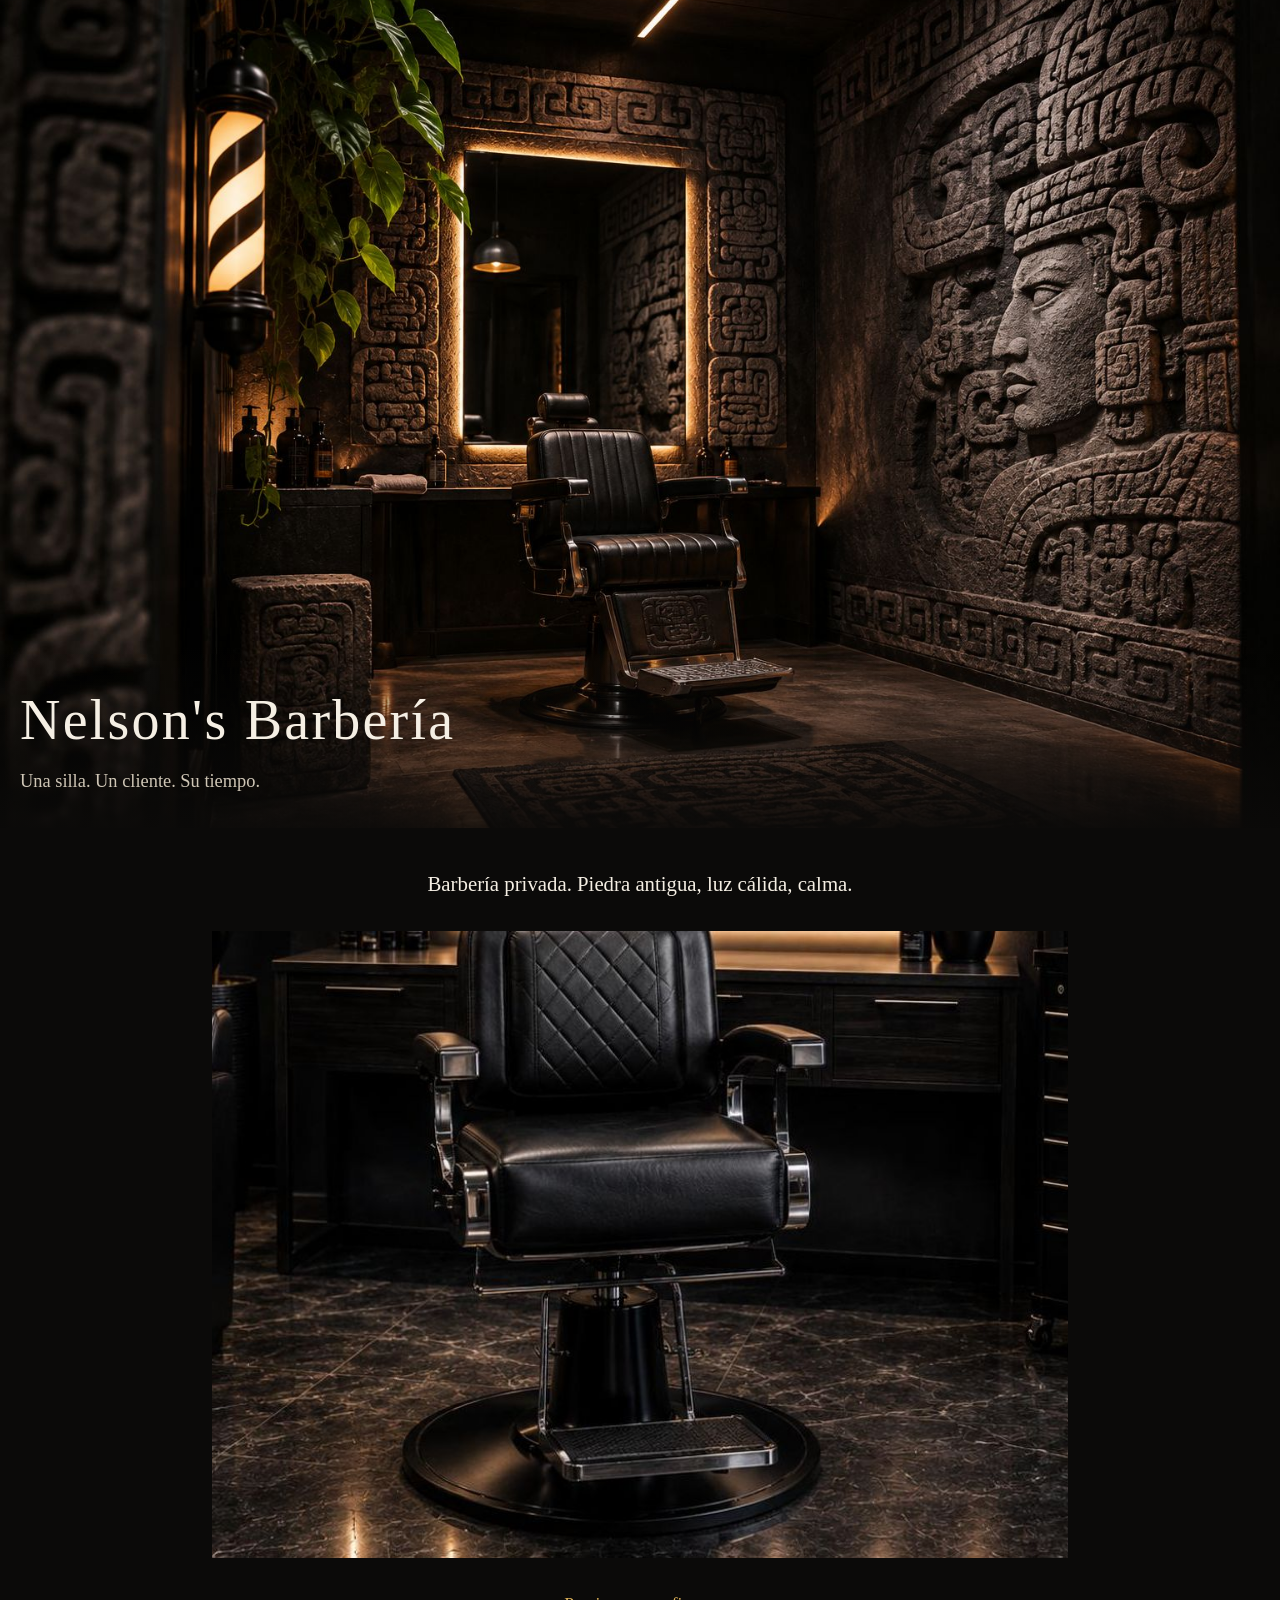
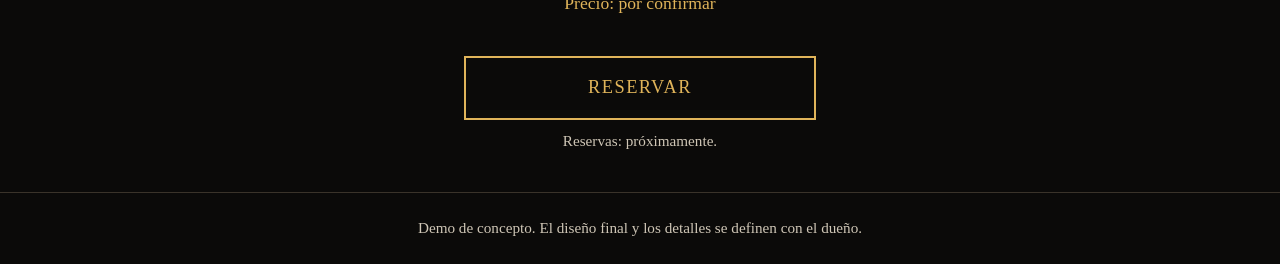
<file: barberia/index.html>
<!doctype html>
<html lang="es">
<head>
<meta charset="utf-8">
<meta name="viewport" content="width=device-width, initial-scale=1">
<title>Nelson's Barbería</title>
<style>
:root{--bg:#0b0a09;--fg:#f5efe4;--gold:#e0b45a;--muted:#cfc6b6}
*{box-sizing:border-box;margin:0}
body{background:var(--bg);color:var(--fg);font-family:Georgia,"Times New Roman",serif;line-height:1.5}
img{display:block;width:100%;height:auto}
.hero{position:relative}
.hero img{max-height:92vh;object-fit:cover}
.hero .t{position:absolute;left:0;right:0;bottom:0;padding:2rem 1.25rem;background:linear-gradient(transparent,rgba(11,10,9,.92))}
h1{font-size:clamp(2rem,7vw,3.5rem);font-weight:normal;letter-spacing:.04em}
.sub{color:var(--muted);font-size:1.15rem;margin-top:.4rem}
main{max-width:56rem;margin:0 auto;padding:2.5rem 1.25rem}
.line{font-size:1.3rem;text-align:center;margin:0 0 2rem}
.btn{display:block;width:100%;max-width:22rem;margin:2.5rem auto 0;padding:1rem;border:2px solid var(--gold);background:transparent;color:var(--gold);font:inherit;font-size:1.15rem;letter-spacing:.08em;text-transform:uppercase;cursor:not-allowed}
.btn:focus{outline:3px solid var(--fg);outline-offset:3px}
.note{color:var(--muted);text-align:center;font-size:.95rem;margin-top:.6rem}
.price{text-align:center;color:var(--gold);margin-top:2rem;font-size:1.1rem}
footer{border-top:1px solid #3a332a;padding:1.5rem 1.25rem;text-align:center;color:var(--muted);font-size:.95rem}
</style>
</head>
<body>
<section class="hero">
<img src="img/hero.jpg" alt="Sala de barbería con una silla, paredes de piedra tallada maya y luz dorada" width="1536" height="1024">
<div class="t"><h1>Nelson's Barbería</h1><p class="sub">Una silla. Un cliente. Su tiempo.</p></div>
</section>
<main>
<p class="line">Barbería privada. Piedra antigua, luz cálida, calma.</p>
<img src="img/silla.jpg" alt="Silla de barbero negra con detalles metálicos" width="833" height="610" loading="lazy">
<p class="price">Precio: por confirmar</p>
<button class="btn" type="button" disabled aria-disabled="true">Reservar</button>
<p class="note">Reservas: próximamente.</p>
</main>
<footer>Demo de concepto. El diseño final y los detalles se definen con el dueño.</footer>
</body>
</html>
<!-- 65 67 -->
</file>
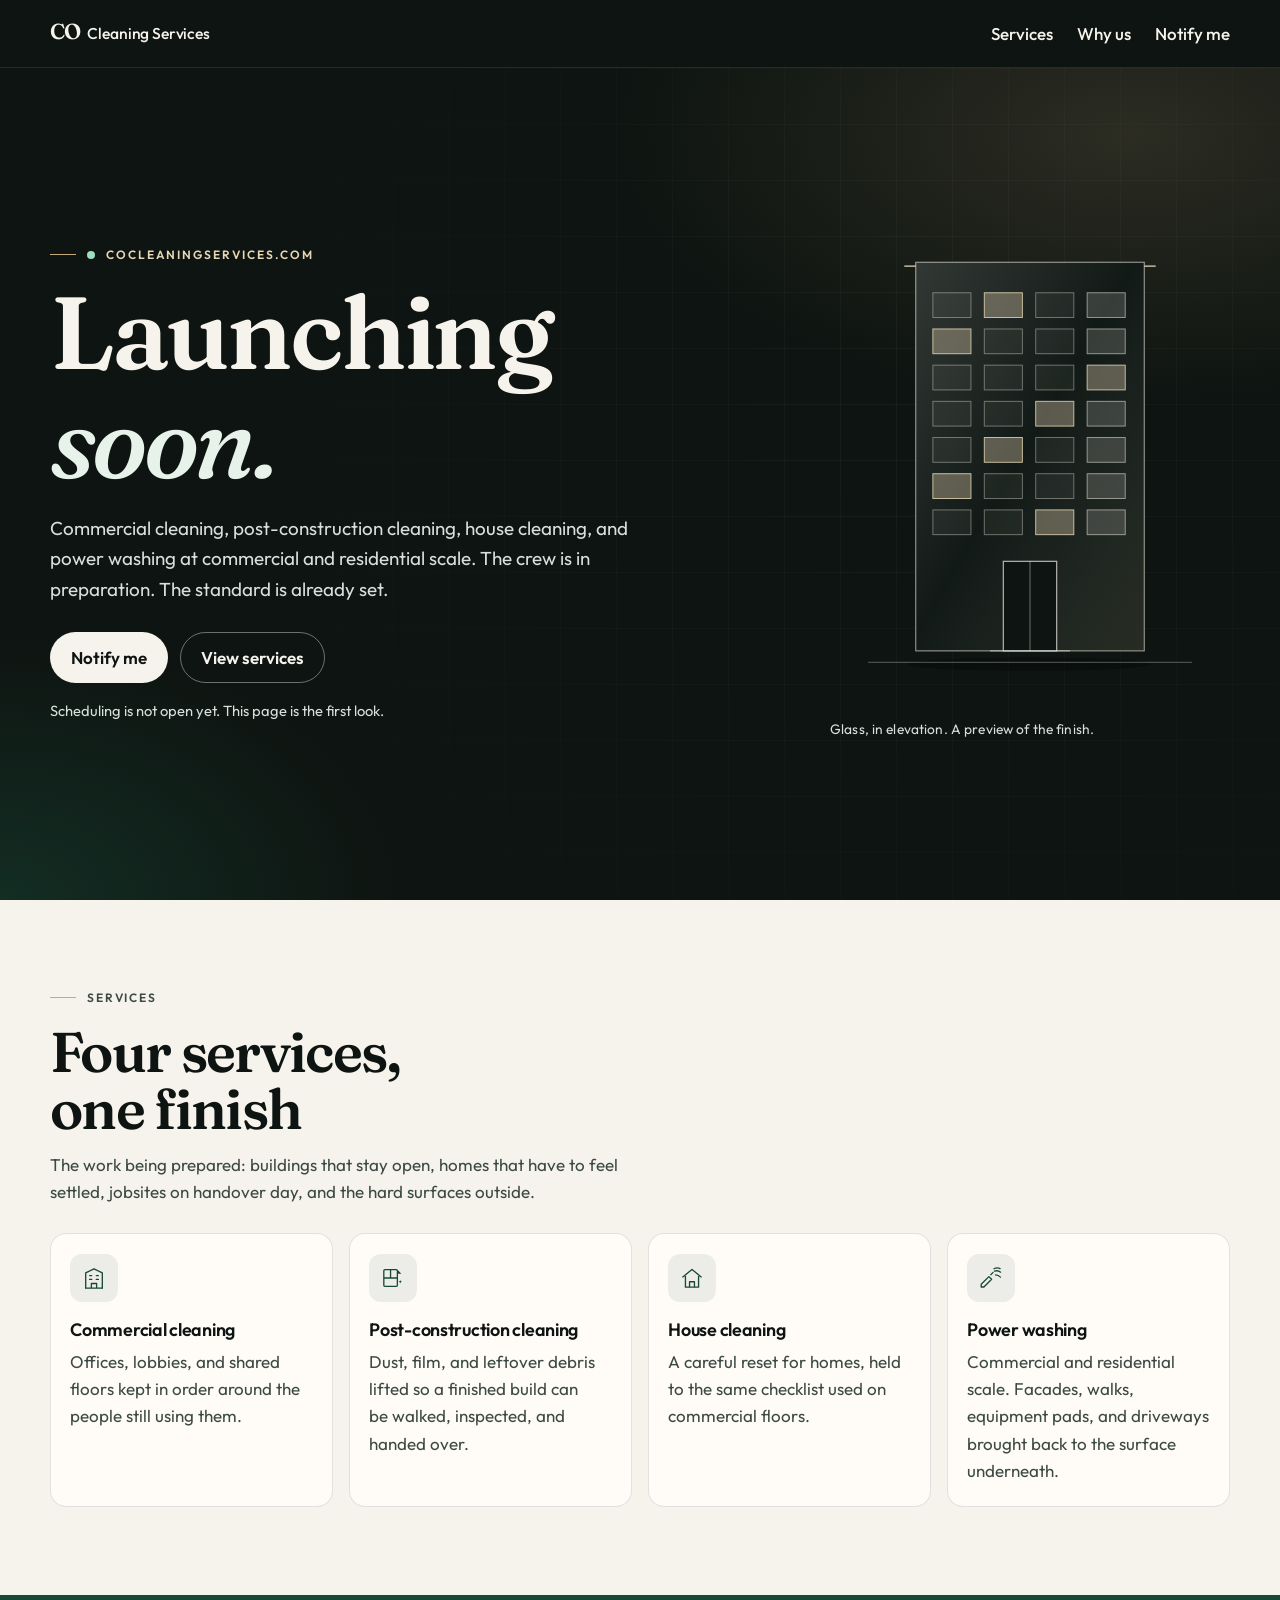
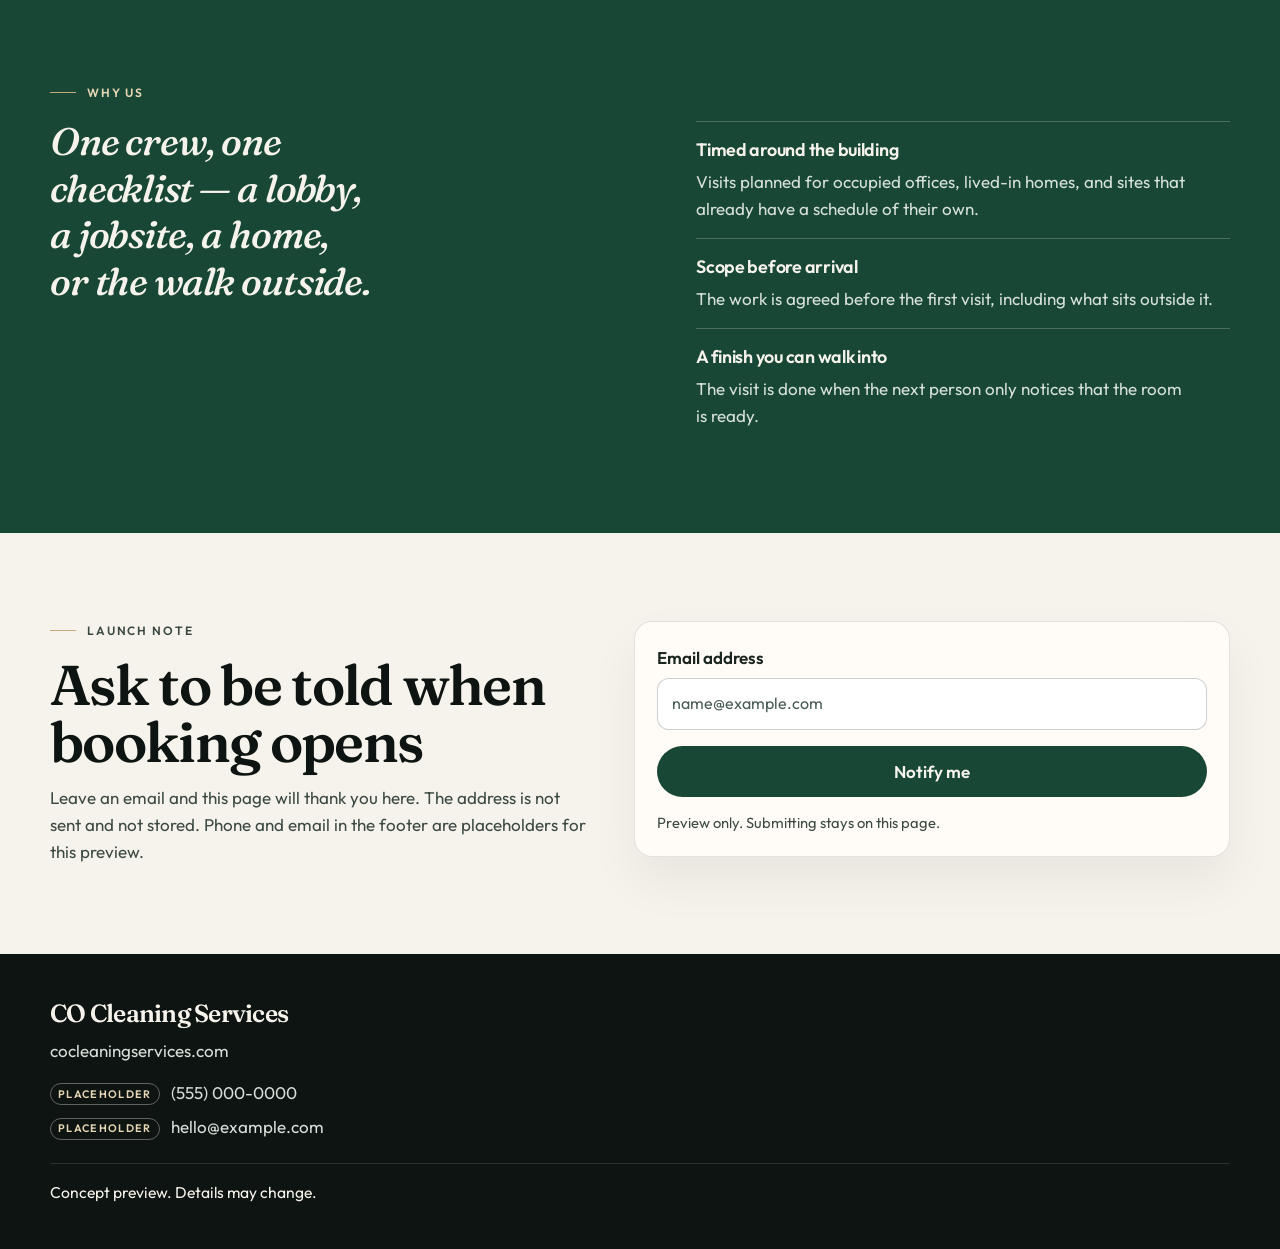
<file: co-cleaning/index.html>
<!DOCTYPE html>
<html lang="en">
<head>
  <meta charset="utf-8">
  <meta name="viewport" content="width=device-width, initial-scale=1">
  <title>CO Cleaning Services — Launching soon</title>
  <meta name="description" content="CO Cleaning Services is launching soon. Commercial cleaning, post-construction cleaning, house cleaning, and power washing for buildings and homes.">
  <meta name="theme-color" content="#0e1411">
  <link rel="icon" href="assets/favicon.svg" type="image/svg+xml">
  <link rel="preload" href="assets/fonts/fraunces-latin-600-normal.woff2" as="font" type="font/woff2" crossorigin>
  <link rel="preload" href="assets/fonts/fraunces-latin-500-italic.woff2" as="font" type="font/woff2" crossorigin>
  <link rel="preload" href="assets/fonts/outfit-latin-400-normal.woff2" as="font" type="font/woff2" crossorigin>
  <link rel="preload" href="assets/fonts/outfit-latin-600-normal.woff2" as="font" type="font/woff2" crossorigin>
  <link rel="stylesheet" href="css/styles.css">
  <script src="js/main.js" defer></script>
</head>
<body>
  <a class="skip" href="#main">Skip to content</a>
  <header class="site-header" id="top">
    <div class="wrap header-inner">
      <a class="logo" href="#top"><span class="logo-co">CO</span> Cleaning Services</a>
      <button class="nav-toggle" type="button" aria-expanded="false" aria-controls="site-nav">
        <span class="nav-toggle-bars" aria-hidden="true"></span>
        <span class="nav-toggle-label">Menu</span>
      </button>
      <nav class="site-nav" id="site-nav" aria-label="Primary">
        <a href="#services">Services</a>
        <a href="#approach">Why us</a>
        <a href="#notify">Notify me</a>
      </nav>
    </div>
  </header>

  <main id="main">
    <section class="hero" aria-labelledby="hero-title">
      <div class="hero-gridlines" aria-hidden="true"></div>
      <div class="hero-sweep" aria-hidden="true"></div>
      <div class="wrap hero-layout">
        <div class="hero-copy">
          <p class="eyebrow"><span class="dot" aria-hidden="true"></span> cocleaningservices.com</p>
          <h1 id="hero-title">Launching <em>soon.</em></h1>
          <p class="lead">Commercial cleaning, post-construction cleaning, house cleaning, and power washing at commercial and residential scale. The crew is in preparation. The standard is already set.</p>
          <div class="hero-actions">
            <a class="btn btn-cream" href="#notify">Notify me</a>
            <a class="btn btn-ghost" href="#services">View services</a>
          </div>
          <p class="hero-note">Scheduling is not open yet. This page is the first look.</p>
        </div>
        <figure class="hero-art">
          <div class="art-frame">
            <svg viewBox="0 0 420 500" aria-hidden="true" focusable="false">
              <defs>
                <linearGradient id="sheen" x1="0" y1="0" x2="1" y2="1">
                  <stop offset="0" stop-color="#f6f3ec" stop-opacity="0.14"/>
                  <stop offset="0.48" stop-color="#f6f3ec" stop-opacity="0"/>
                  <stop offset="1" stop-color="#c6a97a" stop-opacity="0.12"/>
                </linearGradient>
              </defs>
              <ellipse cx="210" cy="458" rx="128" ry="7" fill="#000" opacity="0.28"/>
              <path d="M40 456h340" stroke="#d7e0da" stroke-opacity="0.4" stroke-width="1"/>
              <path d="M78 40h264" stroke="#e7d7b4" stroke-width="1.5"/>
              <rect x="90" y="36" width="240" height="408" fill="#121a17" stroke="#f6f3ec" stroke-opacity="0.55" stroke-width="1.25"/>
              <rect x="90" y="36" width="240" height="408" fill="url(#sheen)"/>
              <rect x="108" y="68" width="40" height="26" fill="#f6f3ec" fill-opacity="0.05" stroke="#f6f3ec" stroke-opacity="0.4"/>
              <rect x="162" y="68" width="40" height="26" fill="#e7d7b4" fill-opacity="0.34" stroke="#e7d7b4" stroke-opacity="0.85"/>
              <rect x="216" y="68" width="40" height="26" fill="#f6f3ec" fill-opacity="0.05" stroke="#f6f3ec" stroke-opacity="0.4"/>
              <rect x="270" y="68" width="40" height="26" fill="#f6f3ec" fill-opacity="0.16" stroke="#f6f3ec" stroke-opacity="0.55"/>
              <rect x="108" y="106" width="40" height="26" fill="#e7d7b4" fill-opacity="0.34" stroke="#e7d7b4" stroke-opacity="0.85"/>
              <rect x="162" y="106" width="40" height="26" fill="#f6f3ec" fill-opacity="0.05" stroke="#f6f3ec" stroke-opacity="0.4"/>
              <rect x="216" y="106" width="40" height="26" fill="#f6f3ec" fill-opacity="0.05" stroke="#f6f3ec" stroke-opacity="0.4"/>
              <rect x="270" y="106" width="40" height="26" fill="#f6f3ec" fill-opacity="0.16" stroke="#f6f3ec" stroke-opacity="0.55"/>
              <rect x="108" y="144" width="40" height="26" fill="#f6f3ec" fill-opacity="0.05" stroke="#f6f3ec" stroke-opacity="0.4"/>
              <rect x="162" y="144" width="40" height="26" fill="#f6f3ec" fill-opacity="0.05" stroke="#f6f3ec" stroke-opacity="0.4"/>
              <rect x="216" y="144" width="40" height="26" fill="#f6f3ec" fill-opacity="0.05" stroke="#f6f3ec" stroke-opacity="0.4"/>
              <rect x="270" y="144" width="40" height="26" fill="#e7d7b4" fill-opacity="0.34" stroke="#e7d7b4" stroke-opacity="0.85"/>
              <rect x="108" y="182" width="40" height="26" fill="#f6f3ec" fill-opacity="0.05" stroke="#f6f3ec" stroke-opacity="0.4"/>
              <rect x="162" y="182" width="40" height="26" fill="#f6f3ec" fill-opacity="0.05" stroke="#f6f3ec" stroke-opacity="0.4"/>
              <rect x="216" y="182" width="40" height="26" fill="#e7d7b4" fill-opacity="0.34" stroke="#e7d7b4" stroke-opacity="0.85"/>
              <rect x="270" y="182" width="40" height="26" fill="#f6f3ec" fill-opacity="0.16" stroke="#f6f3ec" stroke-opacity="0.55"/>
              <rect x="108" y="220" width="40" height="26" fill="#f6f3ec" fill-opacity="0.05" stroke="#f6f3ec" stroke-opacity="0.4"/>
              <rect x="162" y="220" width="40" height="26" fill="#e7d7b4" fill-opacity="0.34" stroke="#e7d7b4" stroke-opacity="0.85"/>
              <rect x="216" y="220" width="40" height="26" fill="#f6f3ec" fill-opacity="0.05" stroke="#f6f3ec" stroke-opacity="0.4"/>
              <rect x="270" y="220" width="40" height="26" fill="#f6f3ec" fill-opacity="0.16" stroke="#f6f3ec" stroke-opacity="0.55"/>
              <rect x="108" y="258" width="40" height="26" fill="#e7d7b4" fill-opacity="0.34" stroke="#e7d7b4" stroke-opacity="0.85"/>
              <rect x="162" y="258" width="40" height="26" fill="#f6f3ec" fill-opacity="0.05" stroke="#f6f3ec" stroke-opacity="0.4"/>
              <rect x="216" y="258" width="40" height="26" fill="#f6f3ec" fill-opacity="0.05" stroke="#f6f3ec" stroke-opacity="0.4"/>
              <rect x="270" y="258" width="40" height="26" fill="#f6f3ec" fill-opacity="0.16" stroke="#f6f3ec" stroke-opacity="0.55"/>
              <rect x="108" y="296" width="40" height="26" fill="#f6f3ec" fill-opacity="0.05" stroke="#f6f3ec" stroke-opacity="0.4"/>
              <rect x="162" y="296" width="40" height="26" fill="#f6f3ec" fill-opacity="0.05" stroke="#f6f3ec" stroke-opacity="0.4"/>
              <rect x="216" y="296" width="40" height="26" fill="#e7d7b4" fill-opacity="0.34" stroke="#e7d7b4" stroke-opacity="0.85"/>
              <rect x="270" y="296" width="40" height="26" fill="#f6f3ec" fill-opacity="0.16" stroke="#f6f3ec" stroke-opacity="0.55"/>
              <rect x="182" y="350" width="56" height="94" fill="#0e1411" stroke="#f6f3ec" stroke-opacity="0.72" stroke-width="1.25"/>
              <path d="M210 350v94" stroke="#f6f3ec" stroke-opacity="0.45"/>
              <path d="M168 444h84" stroke="#f6f3ec" stroke-opacity="0.5" stroke-width="1.25"/>
            </svg>
          </div>
          <figcaption>Glass, in elevation. A preview of the finish.</figcaption>
        </figure>
      </div>
    </section>

    <section class="section" id="services" aria-labelledby="services-title">
      <div class="wrap">
        <div class="section-intro">
          <p class="kicker">Services</p>
          <h2 id="services-title">Four services, one finish</h2>
          <p>The work being prepared: buildings that stay open, homes that have to feel settled, jobsites on handover day, and the hard surfaces outside.</p>
        </div>
        <ul class="cards">
          <li class="card">
            <div class="icon" aria-hidden="true">
              <svg viewBox="0 0 32 32" focusable="false">
                <path d="M6.5 27.5V10.2L16 5.5l9.5 4.7v17.3" fill="none" stroke="currentColor" stroke-width="1.5" stroke-linejoin="round" stroke-linecap="round"/>
                <path d="M6.5 27.5h19" fill="none" stroke="currentColor" stroke-width="1.5" stroke-linecap="round"/>
                <path d="M13 27.5v-5.2h6v5.2" fill="none" stroke="currentColor" stroke-width="1.5" stroke-linejoin="round"/>
                <path d="M11 13.2h2.4M18.6 13.2H21M11 17.6h2.4M18.6 17.6H21" fill="none" stroke="currentColor" stroke-width="1.5" stroke-linecap="round"/>
              </svg>
            </div>
            <h3>Commercial cleaning</h3>
            <p>Offices, lobbies, and shared floors kept in order around the people still using them.</p>
          </li>
          <li class="card">
            <div class="icon" aria-hidden="true">
              <svg viewBox="0 0 32 32" focusable="false">
                <rect x="5.5" y="6.5" width="15.5" height="19" rx="1.2" fill="none" stroke="currentColor" stroke-width="1.5"/>
                <path d="M5.5 16h15.5M13.2 6.5V16" fill="none" stroke="currentColor" stroke-width="1.5"/>
                <path d="M21 6.5 25.6 11.2H21z" fill="currentColor"/>
                <path d="M24.3 18.3l.55 1.5 1.5.55-1.5.55-.55 1.5-.55-1.5-1.5-.55 1.5-.55z" fill="currentColor"/>
              </svg>
            </div>
            <h3>Post-construction cleaning</h3>
            <p>Dust, film, and leftover debris lifted so a finished build can be walked, inspected, and handed over.</p>
          </li>
          <li class="card">
            <div class="icon" aria-hidden="true">
              <svg viewBox="0 0 32 32" focusable="false">
                <path d="M5.5 14.8 16 6.2l10.5 8.6" fill="none" stroke="currentColor" stroke-width="1.5" stroke-linejoin="round" stroke-linecap="round"/>
                <path d="M8.5 13.6V26.5h15V13.6" fill="none" stroke="currentColor" stroke-width="1.5" stroke-linejoin="round"/>
                <path d="M13.2 26.5v-6.2h5.6v6.2" fill="none" stroke="currentColor" stroke-width="1.5" stroke-linejoin="round"/>
              </svg>
            </div>
            <h3>House cleaning</h3>
            <p>A careful reset for homes, held to the same checklist used on commercial floors.</p>
          </li>
          <li class="card">
            <div class="icon" aria-hidden="true">
              <svg viewBox="0 0 32 32" focusable="false">
                <path d="M4.8 23.2 13.6 14.4l3.1 3.1-8.8 8.8H4.8v-3.1z" fill="none" stroke="currentColor" stroke-width="1.5" stroke-linejoin="round"/>
                <path d="M15.8 12.2 18.4 9.6" fill="none" stroke="currentColor" stroke-width="1.5" stroke-linecap="round"/>
                <path d="M20 8.2c2.3-.8 5-.5 7 1.1M21.2 12.4c2 .15 4.1 1.15 5.6 2.6M19.4 5.4c2.1-1 4.8-1.15 7-.15" fill="none" stroke="currentColor" stroke-width="1.5" stroke-linecap="round"/>
              </svg>
            </div>
            <h3>Power washing</h3>
            <p>Commercial and residential scale. Facades, walks, equipment pads, and driveways brought back to the surface underneath.</p>
          </li>
        </ul>
      </div>
    </section>

    <section class="section band" id="approach" aria-labelledby="approach-title">
      <div class="wrap why-grid">
        <div>
          <p class="kicker">Why us</p>
          <h2 class="why-line" id="approach-title">One crew, one checklist — a lobby, a jobsite, a home, or the walk outside.</h2>
        </div>
        <ul class="points">
          <li>
            <h3>Timed around the building</h3>
            <p>Visits planned for occupied offices, lived-in homes, and sites that already have a schedule of their own.</p>
          </li>
          <li>
            <h3>Scope before arrival</h3>
            <p>The work is agreed before the first visit, including what sits outside it.</p>
          </li>
          <li>
            <h3>A finish you can walk into</h3>
            <p>The visit is done when the next person only notices that the room is ready.</p>
          </li>
        </ul>
      </div>
    </section>

    <section class="section" id="notify" aria-labelledby="notify-title">
      <div class="wrap notify-layout">
        <div class="notify-copy">
          <p class="kicker">Launch note</p>
          <h2 id="notify-title">Ask to be told when booking opens</h2>
          <p>Leave an email and this page will thank you here. The address is not sent and not stored. Phone and email in the footer are placeholders for this preview.</p>
        </div>
        <div class="notify-card">
          <form id="notify-form" method="dialog" action="#notify" novalidate>
            <div class="field">
              <label for="email">Email address</label>
              <input id="email" name="email" type="email" inputmode="email" autocomplete="email" enterkeyhint="done" spellcheck="false" required placeholder="name@example.com" aria-describedby="email-error">
              <p id="email-error" class="field-error" role="alert" hidden></p>
            </div>
            <button class="btn btn-pine" type="submit">Notify me</button>
            <p class="form-note">Preview only. Submitting stays on this page.</p>
          </form>
          <div id="thanks" class="thanks" role="status" aria-live="polite" hidden>
            <h3 tabindex="-1">Thank you.</h3>
            <p>You are set for this preview. Nothing was emailed, and no list was kept. When CO Cleaning Services opens for booking, the notice will be published on this page.</p>
          </div>
          <noscript>
            <p class="noscript-note">This preview confirms the note in the browser. With JavaScript off, the form does not send your address anywhere.</p>
          </noscript>
        </div>
      </div>
    </section>
  </main>

  <footer class="site-footer">
    <div class="wrap">
      <p class="footer-brand">CO Cleaning Services</p>
      <p class="footer-domain">cocleaningservices.com</p>
      <ul class="contact-list">
        <li><span class="tag">Placeholder</span> (555) 000-0000</li>
        <li><span class="tag">Placeholder</span> hello@example.com</li>
      </ul>
      <p class="footer-note">Concept preview. Details may change.</p>
    </div>
  </footer>
</body>
</html>
</file>
<file: co-cleaning/css/styles.css>
@font-face {
  font-family: Outfit;
  font-style: normal;
  font-weight: 400;
  font-display: swap;
  src: url("../assets/fonts/outfit-latin-400-normal.woff2") format("woff2");
  unicode-range: U+0000-00FF, U+0131, U+0152-0153, U+02BB-02BC, U+02C6, U+02DA, U+02DC, U+0304, U+0308, U+0329, U+2000-206F, U+20AC, U+2122, U+2191, U+2193, U+2212, U+2215, U+FEFF, U+FFFD;
}

@font-face {
  font-family: Outfit;
  font-style: normal;
  font-weight: 500;
  font-display: swap;
  src: url("../assets/fonts/outfit-latin-500-normal.woff2") format("woff2");
  unicode-range: U+0000-00FF, U+0131, U+0152-0153, U+02BB-02BC, U+02C6, U+02DA, U+02DC, U+0304, U+0308, U+0329, U+2000-206F, U+20AC, U+2122, U+2191, U+2193, U+2212, U+2215, U+FEFF, U+FFFD;
}

@font-face {
  font-family: Outfit;
  font-style: normal;
  font-weight: 600;
  font-display: swap;
  src: url("../assets/fonts/outfit-latin-600-normal.woff2") format("woff2");
  unicode-range: U+0000-00FF, U+0131, U+0152-0153, U+02BB-02BC, U+02C6, U+02DA, U+02DC, U+0304, U+0308, U+0329, U+2000-206F, U+20AC, U+2122, U+2191, U+2193, U+2212, U+2215, U+FEFF, U+FFFD;
}

@font-face {
  font-family: Fraunces;
  font-style: normal;
  font-weight: 600;
  font-display: swap;
  src: url("../assets/fonts/fraunces-latin-600-normal.woff2") format("woff2");
  unicode-range: U+0000-00FF, U+0131, U+0152-0153, U+02BB-02BC, U+02C6, U+02DA, U+02DC, U+0304, U+0308, U+0329, U+2000-206F, U+20AC, U+2122, U+2191, U+2193, U+2212, U+2215, U+FEFF, U+FFFD;
}

@font-face {
  font-family: Fraunces;
  font-style: italic;
  font-weight: 500;
  font-display: swap;
  src: url("../assets/fonts/fraunces-latin-500-italic.woff2") format("woff2");
  unicode-range: U+0000-00FF, U+0131, U+0152-0153, U+02BB-02BC, U+02C6, U+02DA, U+02DC, U+0304, U+0308, U+0329, U+2000-206F, U+20AC, U+2122, U+2191, U+2193, U+2212, U+2215, U+FEFF, U+FFFD;
}

:root {
  --ink: #0e1411;
  --pine: #184736;
  --pine-deep: #102e24;
  --paper: #f6f3ec;
  --card: #fffcf8;
  --text: #1c2621;
  --muted: #3c4a43;
  --cream: #f6f3ec;
  --mist: #d7e0da;
  --gold: #c6a97a;
  --gold-soft: #e7d7b4;
  --error: #7a2424;
  --line: rgba(28, 38, 33, 0.12);
  --serif: Fraunces, "Iowan Old Style", Palatino, Georgia, serif;
  --sans: Outfit, "Segoe UI", sans-serif;
  --header: 4.25rem;
  --shadow: 0 24px 50px rgba(14, 20, 17, 0.06);
}

*,
*::before,
*::after {
  box-sizing: border-box;
}

html {
  scroll-behavior: smooth;
  scroll-padding-top: calc(var(--header) + 0.75rem);
}

body {
  margin: 0;
  font-family: var(--sans);
  font-size: 1.0625rem;
  font-weight: 400;
  line-height: 1.6;
  color: var(--text);
  background: var(--paper);
}

[hidden] {
  display: none !important;
}

img,
svg {
  max-width: 100%;
}

h1,
h2,
.thanks h3 {
  font-family: var(--serif);
  font-weight: 600;
  letter-spacing: -0.03em;
  line-height: 1.02;
}

p,
ul {
  margin: 0;
}

a {
  color: inherit;
}

:focus-visible {
  outline: 2px solid var(--cream);
  outline-offset: 3px;
  box-shadow: 0 0 0 5px var(--pine-deep);
}

::selection {
  background: var(--pine);
  color: var(--cream);
}

.skip {
  position: absolute;
  left: 0.75rem;
  top: 0.75rem;
  transform: translateY(-150%);
  z-index: 20;
  background: var(--cream);
  color: var(--ink);
  padding: 0.55rem 0.8rem;
  border-radius: 8px;
  font-weight: 600;
  text-decoration: none;
}

.skip:focus {
  transform: none;
}

.wrap {
  width: min(1120px, calc(100% - 2.5rem));
  margin-inline: auto;
}

.site-header {
  position: sticky;
  top: 0;
  z-index: 10;
  height: var(--header);
  background: var(--ink);
  color: var(--cream);
  border-bottom: 1px solid rgba(246, 243, 236, 0.1);
}

.header-inner {
  height: 100%;
  display: flex;
  align-items: center;
  justify-content: space-between;
  gap: 1rem;
}

.logo {
  display: inline-flex;
  align-items: baseline;
  gap: 0.45rem;
  text-decoration: none;
  color: var(--cream);
  font-weight: 500;
  letter-spacing: -0.01em;
  font-size: 0.98rem;
}

.logo-co {
  font-family: var(--serif);
  font-weight: 600;
  font-size: 1.35rem;
  letter-spacing: -0.04em;
  line-height: 1;
}

.nav-toggle {
  display: inline-flex;
  align-items: center;
  justify-content: center;
  gap: 0.45rem;
  min-width: 44px;
  min-height: 44px;
  padding: 0 0.85rem;
  border-radius: 999px;
  border: 1px solid rgba(246, 243, 236, 0.35);
  background: transparent;
  color: var(--cream);
  font: inherit;
  font-weight: 600;
  font-size: 0.92rem;
  cursor: pointer;
}

.nav-toggle-bars,
.nav-toggle-bars::before,
.nav-toggle-bars::after {
  display: block;
  width: 14px;
  height: 1.5px;
  background: var(--cream);
  border-radius: 1px;
  position: relative;
}

.nav-toggle-bars::before,
.nav-toggle-bars::after {
  content: "";
  position: absolute;
  left: 0;
}

.nav-toggle-bars::before {
  top: -5px;
}

.nav-toggle-bars::after {
  top: 5px;
}

.nav-toggle[aria-expanded="true"] .nav-toggle-bars {
  background: transparent;
}

.nav-toggle[aria-expanded="true"] .nav-toggle-bars::before,
.nav-toggle[aria-expanded="true"] .nav-toggle-bars::after {
  top: 0;
}

.nav-toggle[aria-expanded="true"] .nav-toggle-bars::before {
  transform: rotate(45deg);
}

.nav-toggle[aria-expanded="true"] .nav-toggle-bars::after {
  transform: rotate(-45deg);
}

.site-nav {
  display: none;
}

.site-nav a {
  color: var(--cream);
  text-decoration: none;
  font-weight: 500;
}

.site-nav.is-open {
  display: flex;
  flex-direction: column;
  position: fixed;
  top: var(--header);
  right: 0;
  bottom: 0;
  left: 0;
  background: var(--ink);
  padding: 0.5rem 1.25rem 1.5rem;
  overflow: auto;
}

.site-nav.is-open a {
  padding: 0.85rem 0;
  border-top: 1px solid rgba(246, 243, 236, 0.08);
}

.hero {
  position: relative;
  display: grid;
  overflow: hidden;
  background:
    radial-gradient(880px 460px at 88% 8%, rgba(198, 169, 122, 0.16), transparent 58%),
    radial-gradient(640px 420px at 0% 100%, rgba(24, 71, 54, 0.5), transparent 62%),
    var(--ink);
  color: var(--cream);
  padding: 3.25rem 0 3.75rem;
}

.hero-gridlines,
.hero-sweep {
  position: absolute;
  inset: 0;
  pointer-events: none;
}

.hero-gridlines {
  background-image:
    linear-gradient(rgba(246, 243, 236, 0.045) 1px, transparent 1px),
    linear-gradient(90deg, rgba(246, 243, 236, 0.045) 1px, transparent 1px);
  background-size: 56px 56px;
  mask-image: radial-gradient(circle at 72% 42%, #000 0%, transparent 72%);
}

.hero-sweep {
  inset: -30% auto;
  width: 32%;
  background: linear-gradient(
    90deg,
    transparent,
    rgba(255, 250, 240, 0.05) 35%,
    rgba(255, 250, 240, 0.2) 50%,
    rgba(255, 250, 240, 0.05) 65%,
    transparent
  );
  transform: translateX(-160%) skewX(-12deg);
  animation: sweep 9.5s ease-in-out infinite;
}

.hero-layout {
  position: relative;
  z-index: 1;
  display: grid;
  gap: 2.75rem;
}

.eyebrow,
.kicker {
  display: flex;
  align-items: center;
  gap: 0.7rem;
  margin: 0 0 1rem;
  font-size: 0.75rem;
  font-weight: 600;
  letter-spacing: 0.16em;
  text-transform: uppercase;
}

.eyebrow {
  color: var(--gold-soft);
}

.kicker {
  color: var(--pine);
}

.eyebrow::before,
.kicker::before {
  content: "";
  width: 1.6rem;
  height: 1px;
  background: var(--gold);
  flex: none;
}

.dot {
  width: 0.5rem;
  height: 0.5rem;
  border-radius: 50%;
  background: #9ddec0;
  box-shadow: 0 0 0 0 rgba(157, 222, 192, 0.65);
  animation: pulse 2.6s ease-out infinite;
  flex: none;
}

h1 {
  margin: 0;
  font-size: clamp(3.3rem, 8vw, 6.5rem);
  color: var(--cream);
  max-width: 8ch;
}

h1 em {
  display: block;
  margin-top: 0.04em;
  font-style: italic;
  font-weight: 500;
  letter-spacing: -0.035em;
  color: #e7f2eb;
}

.lead {
  max-width: 38rem;
  margin-top: 1.25rem;
  color: var(--mist);
  font-size: 1.05rem;
  text-wrap: pretty;
}

.hero-actions {
  display: flex;
  flex-wrap: wrap;
  gap: 0.75rem;
  margin-top: 1.75rem;
}

.hero-note {
  margin-top: 1rem;
  color: var(--mist);
  font-size: 0.92rem;
}

.btn {
  display: inline-flex;
  align-items: center;
  justify-content: center;
  min-height: 48px;
  padding: 0.7rem 1.25rem;
  border-radius: 999px;
  border: 1px solid transparent;
  font: inherit;
  font-weight: 600;
  text-decoration: none;
  cursor: pointer;
}

.hero-actions .btn {
  flex: 1 1 100%;
}

.btn-cream {
  background: var(--cream);
  color: var(--ink);
}

.btn-cream:hover {
  background: #fff;
}

.btn-ghost {
  background: transparent;
  color: var(--cream);
  border-color: rgba(246, 243, 236, 0.42);
}

.btn-ghost:hover {
  border-color: var(--cream);
  background: rgba(246, 243, 236, 0.06);
}

.btn-pine {
  background: var(--pine);
  color: var(--cream);
  width: 100%;
}

.btn-pine:hover {
  background: var(--pine-deep);
}

.hero-art {
  margin: 0;
}

.art-frame {
  position: relative;
  overflow: hidden;
  max-width: 250px;
  margin-inline: auto;
}

.art-frame svg {
  display: block;
  width: 100%;
  height: auto;
}

.art-frame::after {
  content: "";
  position: absolute;
  inset: -8% auto;
  width: 38%;
  background: linear-gradient(90deg, transparent, rgba(255, 250, 240, 0.42), transparent);
  transform: translateX(-180%);
  animation: panes 9.5s ease-in-out infinite;
  pointer-events: none;
  mix-blend-mode: screen;
}

.hero-art figcaption {
  margin-top: 0.85rem;
  text-align: center;
  color: var(--mist);
  font-size: 0.86rem;
  letter-spacing: 0.01em;
}

.section {
  padding: 4.25rem 0;
}

.section-intro {
  max-width: 38rem;
  margin-bottom: 1.75rem;
}

h2 {
  margin: 0 0 0.85rem;
  font-size: clamp(2.15rem, 4.4vw, 3.5rem);
  color: var(--ink);
  text-wrap: balance;
}

.section-intro p,
.card p,
.notify-copy p,
.points p {
  color: var(--muted);
  text-wrap: pretty;
}

.cards {
  list-style: none;
  padding: 0;
  display: grid;
  gap: 0.9rem;
}

.card {
  background: var(--card);
  border: 1px solid var(--line);
  border-radius: 16px;
  padding: 1.25rem 1.2rem 1.35rem;
}

.card h3,
.points h3 {
  margin: 0 0 0.4rem;
  font-family: var(--sans);
  font-size: 1.12rem;
  font-weight: 600;
  letter-spacing: -0.015em;
  line-height: 1.3;
  color: var(--ink);
}

.icon {
  width: 48px;
  height: 48px;
  display: grid;
  place-items: center;
  margin-bottom: 1rem;
  border-radius: 12px;
  background: rgba(24, 71, 54, 0.08);
  color: var(--pine);
}

.icon svg {
  width: 28px;
  height: 28px;
  display: block;
}

.band {
  background: var(--pine);
  color: var(--cream);
}

.band h2,
.band .why-line {
  color: var(--cream);
}

.band .kicker {
  color: var(--gold-soft);
}

.why-line {
  margin: 0;
  font-family: var(--serif);
  font-weight: 500;
  font-style: italic;
  font-size: clamp(1.7rem, 3vw, 2.55rem);
  line-height: 1.22;
  letter-spacing: -0.03em;
  max-width: 16ch;
  text-wrap: balance;
}

.points {
  list-style: none;
  padding: 0;
  margin-top: 2rem;
}

.points li {
  padding: 1rem 0;
  border-top: 1px solid rgba(246, 243, 236, 0.22);
}

.points h3 {
  color: var(--cream);
}

.points p {
  color: var(--mist);
}

.notify-layout {
  display: grid;
  gap: 1.75rem;
}

.notify-card {
  background: var(--card);
  border: 1px solid var(--line);
  border-radius: 18px;
  padding: 1.35rem;
  box-shadow: var(--shadow);
}

.field label {
  display: block;
  margin-bottom: 0.45rem;
  font-weight: 600;
}

.field input {
  width: 100%;
  min-height: 48px;
  padding: 0.75rem 0.9rem;
  border-radius: 12px;
  border: 1px solid rgba(28, 38, 33, 0.22);
  background: #fff;
  color: var(--text);
  font: inherit;
  font-size: 1rem;
}

.field input::placeholder {
  color: #4a5b54;
}

.field input:focus-visible {
  outline: 2px solid var(--pine-deep);
  outline-offset: 2px;
  border-color: var(--pine);
  box-shadow: none;
}

.field-error {
  margin-top: 0.55rem;
  color: var(--error);
  font-size: 0.95rem;
  font-weight: 500;
}

.form-note,
.noscript-note {
  margin-top: 0.85rem;
  color: var(--muted);
  font-size: 0.92rem;
}

.notify-card .btn {
  margin-top: 1rem;
}

.thanks h3 {
  margin: 0.2rem 0 0.7rem;
  font-size: clamp(2rem, 4vw, 2.6rem);
  color: var(--ink);
}

.thanks p {
  color: var(--muted);
  max-width: 38rem;
}

.site-footer {
  background: var(--ink);
  color: var(--mist);
  padding: 2.5rem 0 2.75rem;
}

.footer-brand {
  margin: 0;
  color: var(--cream);
  font-family: var(--serif);
  font-size: 1.55rem;
  font-weight: 600;
  letter-spacing: -0.03em;
}

.footer-domain {
  margin-top: 0.25rem;
}

.contact-list {
  list-style: none;
  padding: 0;
  margin-top: 0.9rem;
}

.contact-list li + li {
  margin-top: 0.45rem;
}

.tag {
  display: inline-block;
  margin-right: 0.45rem;
  padding: 0.08rem 0.45rem;
  border: 1px solid rgba(246, 243, 236, 0.35);
  border-radius: 999px;
  font-size: 0.68rem;
  font-weight: 600;
  letter-spacing: 0.12em;
  text-transform: uppercase;
  color: var(--gold-soft);
  vertical-align: 0.12em;
}

.footer-note {
  margin-top: 1.4rem;
  padding-top: 1rem;
  border-top: 1px solid rgba(246, 243, 236, 0.12);
  color: var(--cream);
  font-size: 0.98rem;
}

@media (min-width: 480px) {
  .hero-actions .btn {
    flex: 0 1 auto;
  }
}

@media (min-width: 760px) {
  .wrap {
    width: min(1120px, calc(100% - 4rem));
  }

  .nav-toggle {
    display: none;
  }

  .site-nav,
  .site-nav.is-open {
    display: flex;
    flex-direction: row;
    align-items: center;
    position: static;
    transform: none;
    width: auto;
    min-height: 0;
    overflow: visible;
    background: transparent;
    border: 0;
    padding: 0;
    gap: 1.5rem;
  }

  .site-nav a,
  .site-nav.is-open a {
    padding: 0.4rem 0;
    border: 0;
  }

  .site-nav a:hover {
    color: var(--gold-soft);
  }

  .section {
    padding: 5.5rem 0;
  }

  .cards {
    grid-template-columns: 1fr 1fr;
    gap: 1rem;
  }

  .lead {
    font-size: 1.18rem;
  }
}

@media (min-width: 960px) {
  .hero {
    min-height: calc(100svh - var(--header));
    align-items: center;
    padding: 4.5rem 0;
  }

  .hero-layout {
    grid-template-columns: minmax(0, 1.15fr) minmax(260px, 0.8fr);
    gap: 3rem;
    align-items: center;
  }

  .art-frame {
    max-width: none;
    margin: 0;
  }

  .hero-art {
    justify-self: end;
    width: min(100%, 400px);
  }

  .hero-art figcaption {
    text-align: left;
  }

  .why-grid {
    display: grid;
    grid-template-columns: minmax(0, 1.05fr) minmax(0, 0.95fr);
    gap: 3.5rem;
    align-items: start;
  }

  .points {
    margin-top: 2.4rem;
  }

  .notify-layout {
    grid-template-columns: minmax(0, 0.9fr) minmax(280px, 1fr);
    gap: 3rem;
    align-items: start;
  }
}

@media (min-width: 1100px) {
  .cards {
    grid-template-columns: repeat(4, minmax(0, 1fr));
  }
}

@media (min-width: 1280px) {
  .wrap {
    width: min(1180px, calc(100% - 6rem));
  }
}

@media (hover: hover) and (prefers-reduced-motion: no-preference) {
  .card {
    transition: transform 0.25s ease, border-color 0.25s ease;
  }

  .card:hover {
    transform: translateY(-3px);
    border-color: rgba(24, 71, 54, 0.28);
  }
}

@media (prefers-reduced-motion: reduce) {
  html {
    scroll-behavior: auto;
  }

  .hero-sweep,
  .art-frame::after,
  .dot {
    animation: none;
  }

  .hero-sweep {
    transform: translateX(80%) skewX(-12deg);
    opacity: 0.45;
  }

  .art-frame::after {
    transform: translateX(90%);
    opacity: 0.55;
  }
}

@keyframes sweep {
  0%,
  14% {
    transform: translateX(-160%) skewX(-12deg);
  }

  58%,
  100% {
    transform: translateX(420%) skewX(-12deg);
  }
}

@keyframes panes {
  0%,
  14% {
    transform: translateX(-180%);
  }

  58%,
  100% {
    transform: translateX(380%);
  }
}

@keyframes pulse {
  0% {
    box-shadow: 0 0 0 0 rgba(157, 222, 192, 0.55);
  }

  70% {
    box-shadow: 0 0 0 8px rgba(157, 222, 192, 0);
  }

  100% {
    box-shadow: 0 0 0 0 rgba(157, 222, 192, 0);
  }
}

@media (forced-colors: active) {
  .btn,
  .card,
  .notify-card,
  .nav-toggle {
    border: 1px solid ButtonText;
  }

  .hero-sweep,
  .art-frame::after,
  .hero-gridlines {
    display: none;
  }
}
</file>
